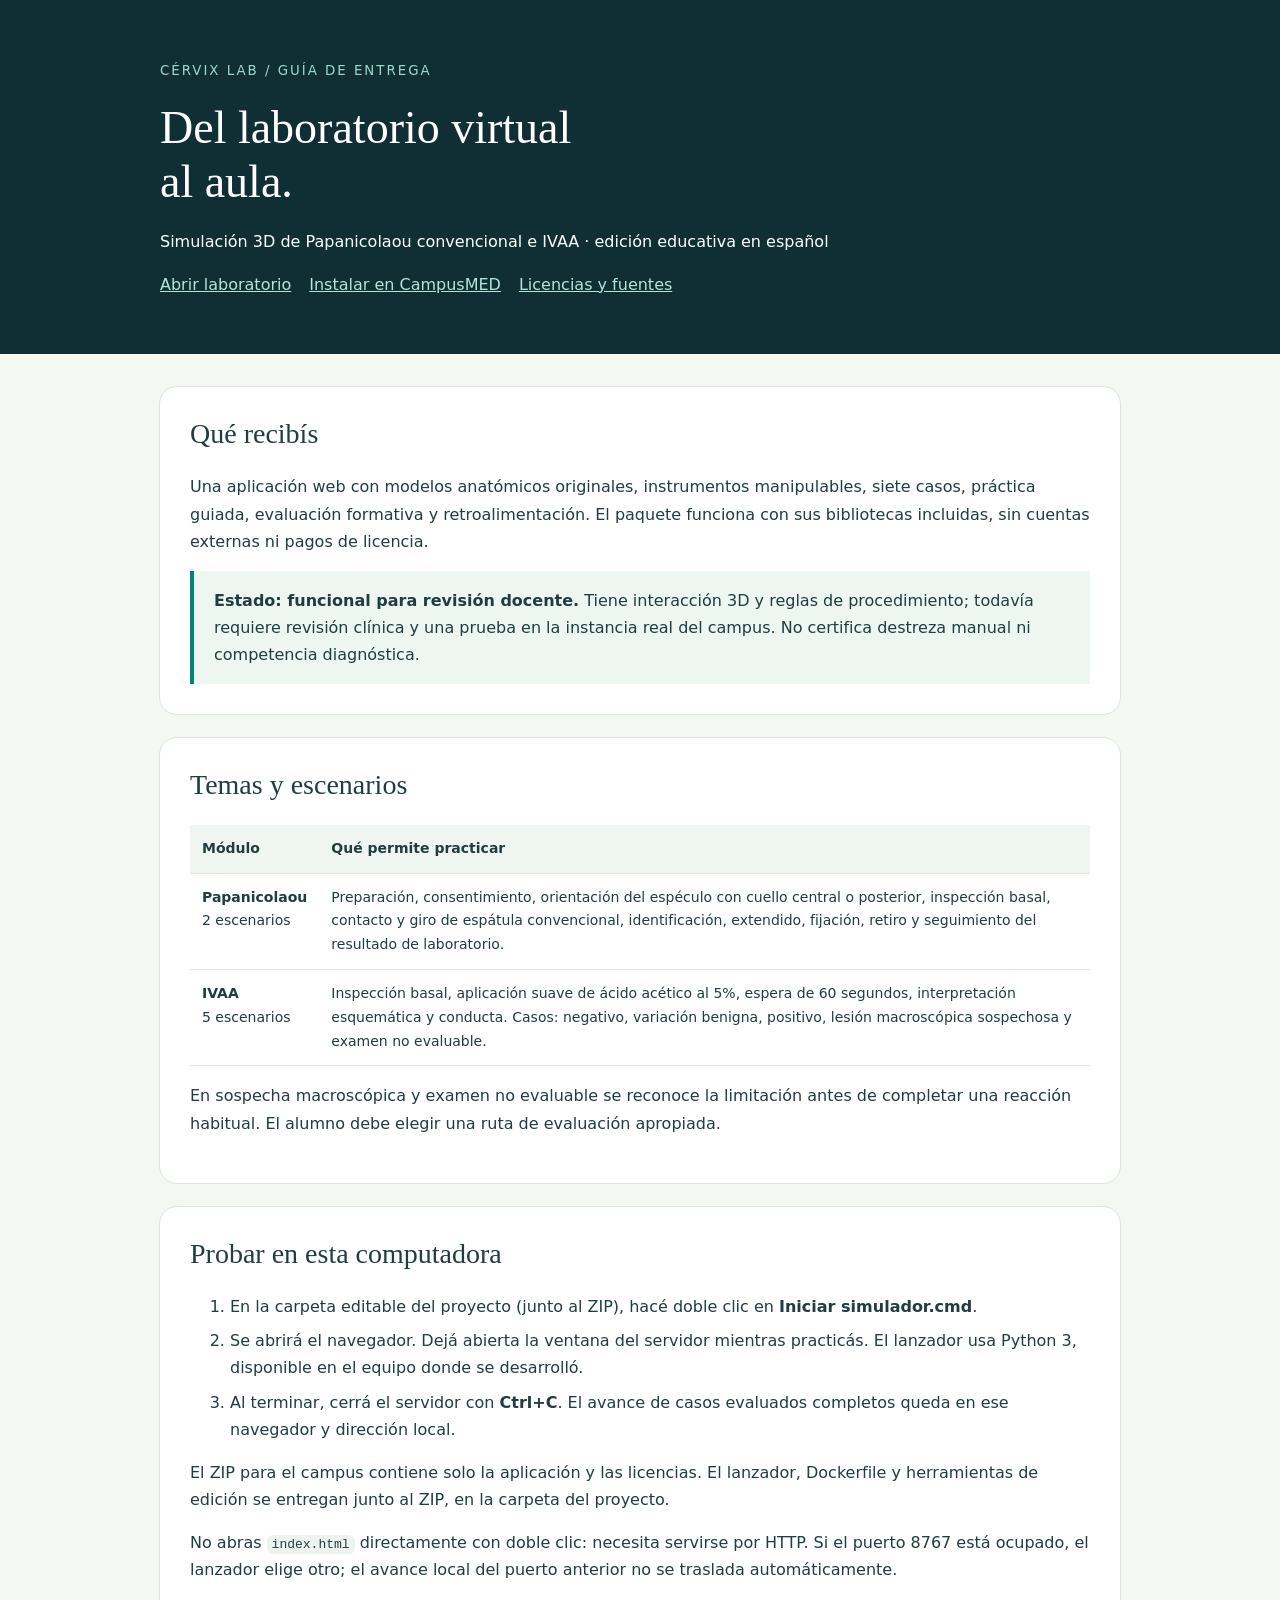
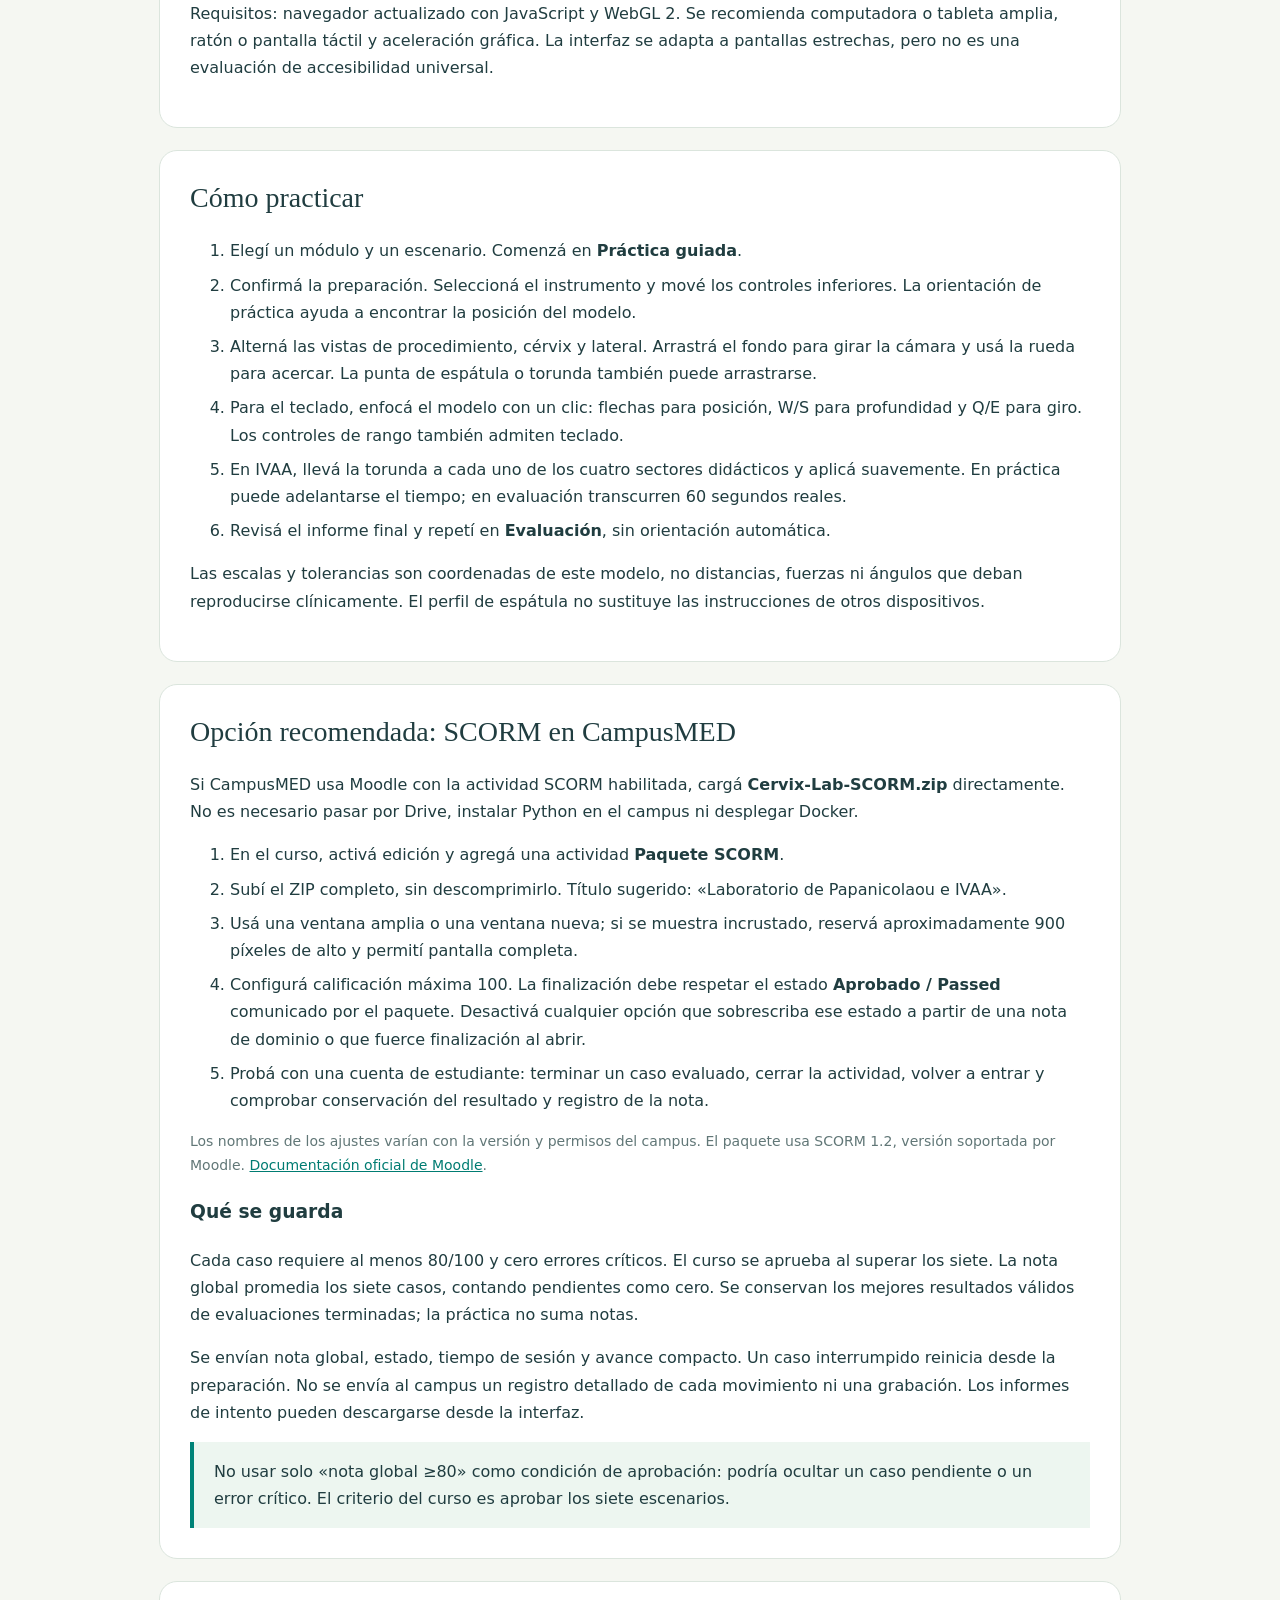
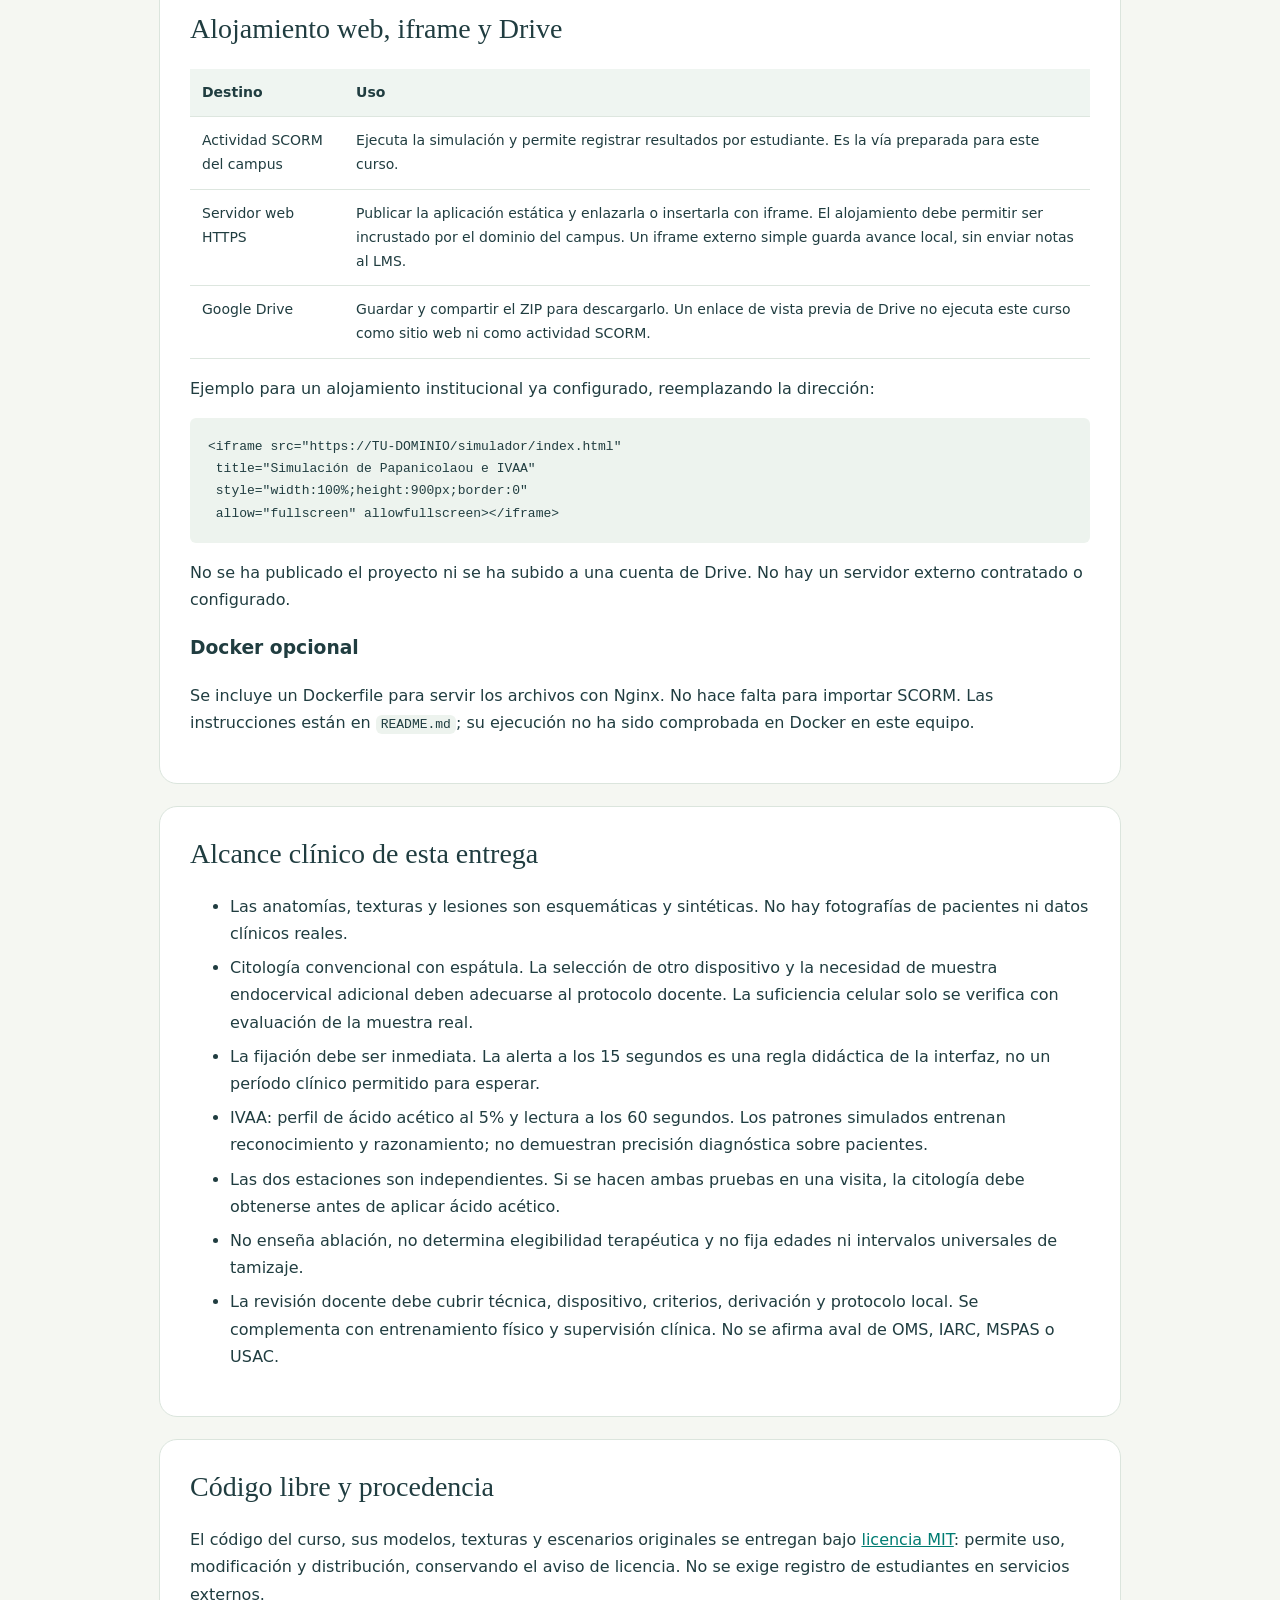
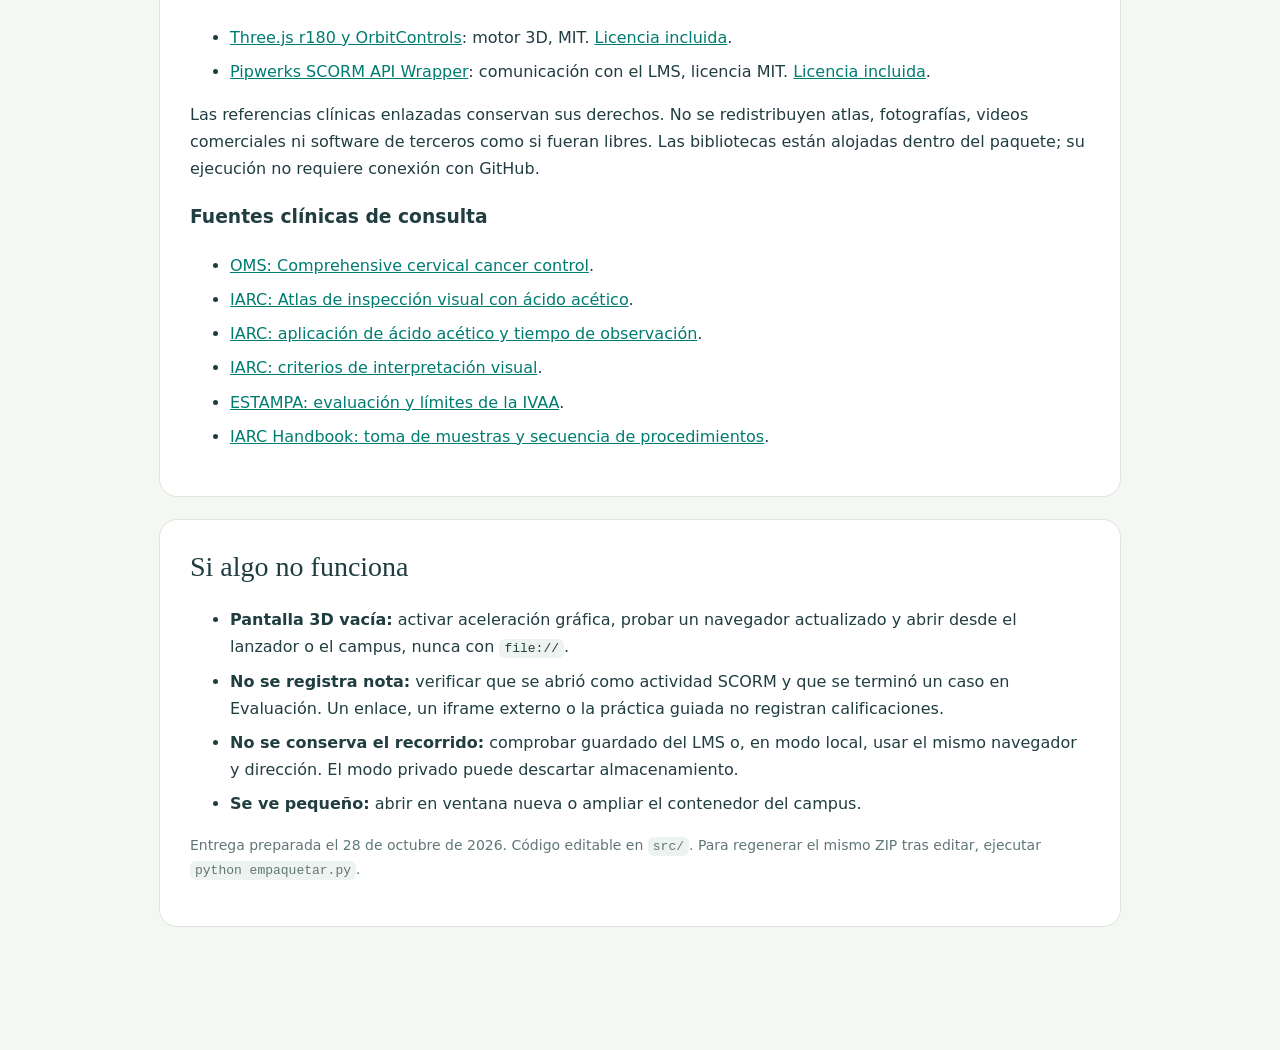
<file: cervix-lab/guia.html>
<!doctype html>
<html lang="es"><head><meta charset="utf-8"><meta name="viewport" content="width=device-width,initial-scale=1"><title>Cérvix Lab · Guía de instalación y uso</title>
<style>*{box-sizing:border-box}body{margin:0;background:#f5f7f2;color:#203d40;font:16px/1.7 system-ui,sans-serif}header{background:#102f35;color:#fff;padding:56px max(24px,calc((100vw - 960px)/2))}header small{color:#9dd9c9;letter-spacing:2px}h1,h2{font-family:Georgia,serif;font-weight:400;line-height:1.18}h1{font-size:46px;margin:18px 0}h2{font-size:28px;margin-top:0}main{max-width:1010px;margin:32px auto;padding:0 24px 70px}section{background:white;border:1px solid #dbe5dd;border-radius:18px;padding:30px;margin:22px 0}a{color:#007c72}header a{color:#b4e5d9}table{width:100%;border-collapse:collapse;font-size:14px}td,th{text-align:left;border-bottom:1px solid #dde6df;padding:12px;vertical-align:top}th{background:#eff5f1}code,pre{background:#edf3ee;border-radius:6px;font-family:ui-monospace,monospace;font-size:13px}code{padding:2px 5px}pre{padding:18px;white-space:pre-wrap;overflow-wrap:anywhere}.callout{border-left:4px solid #008378;background:#edf6f0;padding:16px 20px}.muted{color:#617777;font-size:14px}li{margin:7px 0}nav{display:flex;gap:18px;flex-wrap:wrap}@media(max-width:600px){h1{font-size:34px}section{padding:20px}td,th{padding:8px}main{padding:0 12px 40px}}@media print{body{background:white}header{padding:20px;color:#203d40;background:white}section{break-inside:avoid;border:0;padding:12px 0}nav{display:none}a{color:inherit}}
</style></head><body>
<header><small>CÉRVIX LAB / GUÍA DE ENTREGA</small><h1>Del laboratorio virtual<br>al aula.</h1><p>Simulación 3D de Papanicolaou convencional e IVAA · edición educativa en español</p><nav><a href="index.html">Abrir laboratorio</a><a href="#campus">Instalar en CampusMED</a><a href="#licencias">Licencias y fuentes</a></nav></header>
<main>
<section><h2>Qué recibís</h2><p>Una aplicación web con modelos anatómicos originales, instrumentos manipulables, siete casos, práctica guiada, evaluación formativa y retroalimentación. El paquete funciona con sus bibliotecas incluidas, sin cuentas externas ni pagos de licencia.</p><div class="callout"><strong>Estado: funcional para revisión docente.</strong> Tiene interacción 3D y reglas de procedimiento; todavía requiere revisión clínica y una prueba en la instancia real del campus. No certifica destreza manual ni competencia diagnóstica.</div></section>
<section><h2>Temas y escenarios</h2><table><thead><tr><th>Módulo</th><th>Qué permite practicar</th></tr></thead><tbody><tr><td><strong>Papanicolaou</strong><br>2 escenarios</td><td>Preparación, consentimiento, orientación del espéculo con cuello central o posterior, inspección basal, contacto y giro de espátula convencional, identificación, extendido, fijación, retiro y seguimiento del resultado de laboratorio.</td></tr><tr><td><strong>IVAA</strong><br>5 escenarios</td><td>Inspección basal, aplicación suave de ácido acético al 5%, espera de 60 segundos, interpretación esquemática y conducta. Casos: negativo, variación benigna, positivo, lesión macroscópica sospechosa y examen no evaluable.</td></tr></tbody></table><p>En sospecha macroscópica y examen no evaluable se reconoce la limitación antes de completar una reacción habitual. El alumno debe elegir una ruta de evaluación apropiada.</p></section>
<section><h2>Probar en esta computadora</h2><ol><li>En la carpeta editable del proyecto (junto al ZIP), hacé doble clic en <strong>Iniciar simulador.cmd</strong>.</li><li>Se abrirá el navegador. Dejá abierta la ventana del servidor mientras practicás. El lanzador usa Python 3, disponible en el equipo donde se desarrolló.</li><li>Al terminar, cerrá el servidor con <strong>Ctrl+C</strong>. El avance de casos evaluados completos queda en ese navegador y dirección local.</li></ol><p>El ZIP para el campus contiene solo la aplicación y las licencias. El lanzador, Dockerfile y herramientas de edición se entregan junto al ZIP, en la carpeta del proyecto.</p><p>No abras <code>index.html</code> directamente con doble clic: necesita servirse por HTTP. Si el puerto 8767 está ocupado, el lanzador elige otro; el avance local del puerto anterior no se traslada automáticamente.</p><p>Requisitos: navegador actualizado con JavaScript y WebGL 2. Se recomienda computadora o tableta amplia, ratón o pantalla táctil y aceleración gráfica. La interfaz se adapta a pantallas estrechas, pero no es una evaluación de accesibilidad universal.</p></section>
<section><h2>Cómo practicar</h2><ol><li>Elegí un módulo y un escenario. Comenzá en <strong>Práctica guiada</strong>.</li><li>Confirmá la preparación. Seleccioná el instrumento y mové los controles inferiores. La orientación de práctica ayuda a encontrar la posición del modelo.</li><li>Alterná las vistas de procedimiento, cérvix y lateral. Arrastrá el fondo para girar la cámara y usá la rueda para acercar. La punta de espátula o torunda también puede arrastrarse.</li><li>Para el teclado, enfocá el modelo con un clic: flechas para posición, W/S para profundidad y Q/E para giro. Los controles de rango también admiten teclado.</li><li>En IVAA, llevá la torunda a cada uno de los cuatro sectores didácticos y aplicá suavemente. En práctica puede adelantarse el tiempo; en evaluación transcurren 60 segundos reales.</li><li>Revisá el informe final y repetí en <strong>Evaluación</strong>, sin orientación automática.</li></ol><p>Las escalas y tolerancias son coordenadas de este modelo, no distancias, fuerzas ni ángulos que deban reproducirse clínicamente. El perfil de espátula no sustituye las instrucciones de otros dispositivos.</p></section>
<section id="campus"><h2>Opción recomendada: SCORM en CampusMED</h2><p>Si CampusMED usa Moodle con la actividad SCORM habilitada, cargá <strong>Cervix-Lab-SCORM.zip</strong> directamente. No es necesario pasar por Drive, instalar Python en el campus ni desplegar Docker.</p><ol><li>En el curso, activá edición y agregá una actividad <strong>Paquete SCORM</strong>.</li><li>Subí el ZIP completo, sin descomprimirlo. Título sugerido: «Laboratorio de Papanicolaou e IVAA».</li><li>Usá una ventana amplia o una ventana nueva; si se muestra incrustado, reservá aproximadamente 900 píxeles de alto y permití pantalla completa.</li><li>Configurá calificación máxima 100. La finalización debe respetar el estado <strong>Aprobado / Passed</strong> comunicado por el paquete. Desactivá cualquier opción que sobrescriba ese estado a partir de una nota de dominio o que fuerce finalización al abrir.</li><li>Probá con una cuenta de estudiante: terminar un caso evaluado, cerrar la actividad, volver a entrar y comprobar conservación del resultado y registro de la nota.</li></ol><p class="muted">Los nombres de los ajustes varían con la versión y permisos del campus. El paquete usa SCORM 1.2, versión soportada por Moodle. <a href="https://docs.moodle.org/en/SCORM_FAQ" target="_blank" rel="noopener">Documentación oficial de Moodle</a>.</p><h3>Qué se guarda</h3><p>Cada caso requiere al menos 80/100 y cero errores críticos. El curso se aprueba al superar los siete. La nota global promedia los siete casos, contando pendientes como cero. Se conservan los mejores resultados válidos de evaluaciones terminadas; la práctica no suma notas.</p><p>Se envían nota global, estado, tiempo de sesión y avance compacto. Un caso interrumpido reinicia desde la preparación. No se envía al campus un registro detallado de cada movimiento ni una grabación. Los informes de intento pueden descargarse desde la interfaz.</p><div class="callout">No usar solo «nota global ≥80» como condición de aprobación: podría ocultar un caso pendiente o un error crítico. El criterio del curso es aprobar los siete escenarios.</div></section>
<section><h2>Alojamiento web, iframe y Drive</h2><table><thead><tr><th>Destino</th><th>Uso</th></tr></thead><tbody><tr><td>Actividad SCORM del campus</td><td>Ejecuta la simulación y permite registrar resultados por estudiante. Es la vía preparada para este curso.</td></tr><tr><td>Servidor web HTTPS</td><td>Publicar la aplicación estática y enlazarla o insertarla con iframe. El alojamiento debe permitir ser incrustado por el dominio del campus. Un iframe externo simple guarda avance local, sin enviar notas al LMS.</td></tr><tr><td>Google Drive</td><td>Guardar y compartir el ZIP para descargarlo. Un enlace de vista previa de Drive no ejecuta este curso como sitio web ni como actividad SCORM.</td></tr></tbody></table><p>Ejemplo para un alojamiento institucional ya configurado, reemplazando la dirección:</p><pre>&lt;iframe src="https://TU-DOMINIO/simulador/index.html"
 title="Simulación de Papanicolaou e IVAA"
 style="width:100%;height:900px;border:0"
 allow="fullscreen" allowfullscreen&gt;&lt;/iframe&gt;</pre><p>No se ha publicado el proyecto ni se ha subido a una cuenta de Drive. No hay un servidor externo contratado o configurado.</p><h3>Docker opcional</h3><p>Se incluye un Dockerfile para servir los archivos con Nginx. No hace falta para importar SCORM. Las instrucciones están en <code>README.md</code>; su ejecución no ha sido comprobada en Docker en este equipo.</p></section>
<section><h2>Alcance clínico de esta entrega</h2><ul><li>Las anatomías, texturas y lesiones son esquemáticas y sintéticas. No hay fotografías de pacientes ni datos clínicos reales.</li><li>Citología convencional con espátula. La selección de otro dispositivo y la necesidad de muestra endocervical adicional deben adecuarse al protocolo docente. La suficiencia celular solo se verifica con evaluación de la muestra real.</li><li>La fijación debe ser inmediata. La alerta a los 15 segundos es una regla didáctica de la interfaz, no un período clínico permitido para esperar.</li><li>IVAA: perfil de ácido acético al 5% y lectura a los 60 segundos. Los patrones simulados entrenan reconocimiento y razonamiento; no demuestran precisión diagnóstica sobre pacientes.</li><li>Las dos estaciones son independientes. Si se hacen ambas pruebas en una visita, la citología debe obtenerse antes de aplicar ácido acético.</li><li>No enseña ablación, no determina elegibilidad terapéutica y no fija edades ni intervalos universales de tamizaje.</li><li>La revisión docente debe cubrir técnica, dispositivo, criterios, derivación y protocolo local. Se complementa con entrenamiento físico y supervisión clínica. No se afirma aval de OMS, IARC, MSPAS o USAC.</li></ul></section>
<section id="licencias"><h2>Código libre y procedencia</h2><p>El código del curso, sus modelos, texturas y escenarios originales se entregan bajo <a href="LICENSE">licencia MIT</a>: permite uso, modificación y distribución, conservando el aviso de licencia. No se exige registro de estudiantes en servicios externos.</p><ul><li><a href="https://github.com/mrdoob/three.js/tree/r180" target="_blank" rel="noopener">Three.js r180 y OrbitControls</a>: motor 3D, MIT. <a href="https://github.com/mrdoob/three.js/blob/r180/LICENSE">Licencia incluida</a>.</li><li><a href="https://github.com/pipwerks/scorm-api-wrapper" target="_blank" rel="noopener">Pipwerks SCORM API Wrapper</a>: comunicación con el LMS, licencia MIT. <a href="https://github.com/pipwerks/scorm-api-wrapper">Licencia incluida</a>.</li></ul><p>Las referencias clínicas enlazadas conservan sus derechos. No se redistribuyen atlas, fotografías, videos comerciales ni software de terceros como si fueran libres. Las bibliotecas están alojadas dentro del paquete; su ejecución no requiere conexión con GitHub.</p><h3>Fuentes clínicas de consulta</h3><ul><li><a href="https://www.ncbi.nlm.nih.gov/books/NBK269619/" target="_blank" rel="noopener">OMS: Comprehensive cervical cancer control</a>.</li><li><a href="https://screening.iarc.fr/viaatlasindex0.php" target="_blank" rel="noopener">IARC: Atlas de inspección visual con ácido acético</a>.</li><li><a href="https://screening.iarc.fr/atlasviadetail.php?Index=45&amp;e=" target="_blank" rel="noopener">IARC: aplicación de ácido acético y tiempo de observación</a>.</li><li><a href="https://www.ncbi.nlm.nih.gov/books/NBK601985/?report=printable" target="_blank" rel="noopener">IARC: criterios de interpretación visual</a>.</li><li><a href="https://pmc.ncbi.nlm.nih.gov/articles/PMC10107773/" target="_blank" rel="noopener">ESTAMPA: evaluación y límites de la IVAA</a>.</li><li><a href="https://publications.iarc.who.int/_publications/media/download/3967/209adf17e95b529e3002f4cf59a9c1ef8dafdab2.pdf" target="_blank" rel="noopener">IARC Handbook: toma de muestras y secuencia de procedimientos</a>.</li></ul></section>
<section><h2>Si algo no funciona</h2><ul><li><strong>Pantalla 3D vacía:</strong> activar aceleración gráfica, probar un navegador actualizado y abrir desde el lanzador o el campus, nunca con <code>file://</code>.</li><li><strong>No se registra nota:</strong> verificar que se abrió como actividad SCORM y que se terminó un caso en Evaluación. Un enlace, un iframe externo o la práctica guiada no registran calificaciones.</li><li><strong>No se conserva el recorrido:</strong> comprobar guardado del LMS o, en modo local, usar el mismo navegador y dirección. El modo privado puede descartar almacenamiento.</li><li><strong>Se ve pequeño:</strong> abrir en ventana nueva o ampliar el contenedor del campus.</li></ul><p class="muted">Entrega preparada el 28 de octubre de 2026. Código editable en <code>src/</code>. Para regenerar el mismo ZIP tras editar, ejecutar <code>python empaquetar.py</code>.</p></section>
</main></body></html>
</file>
